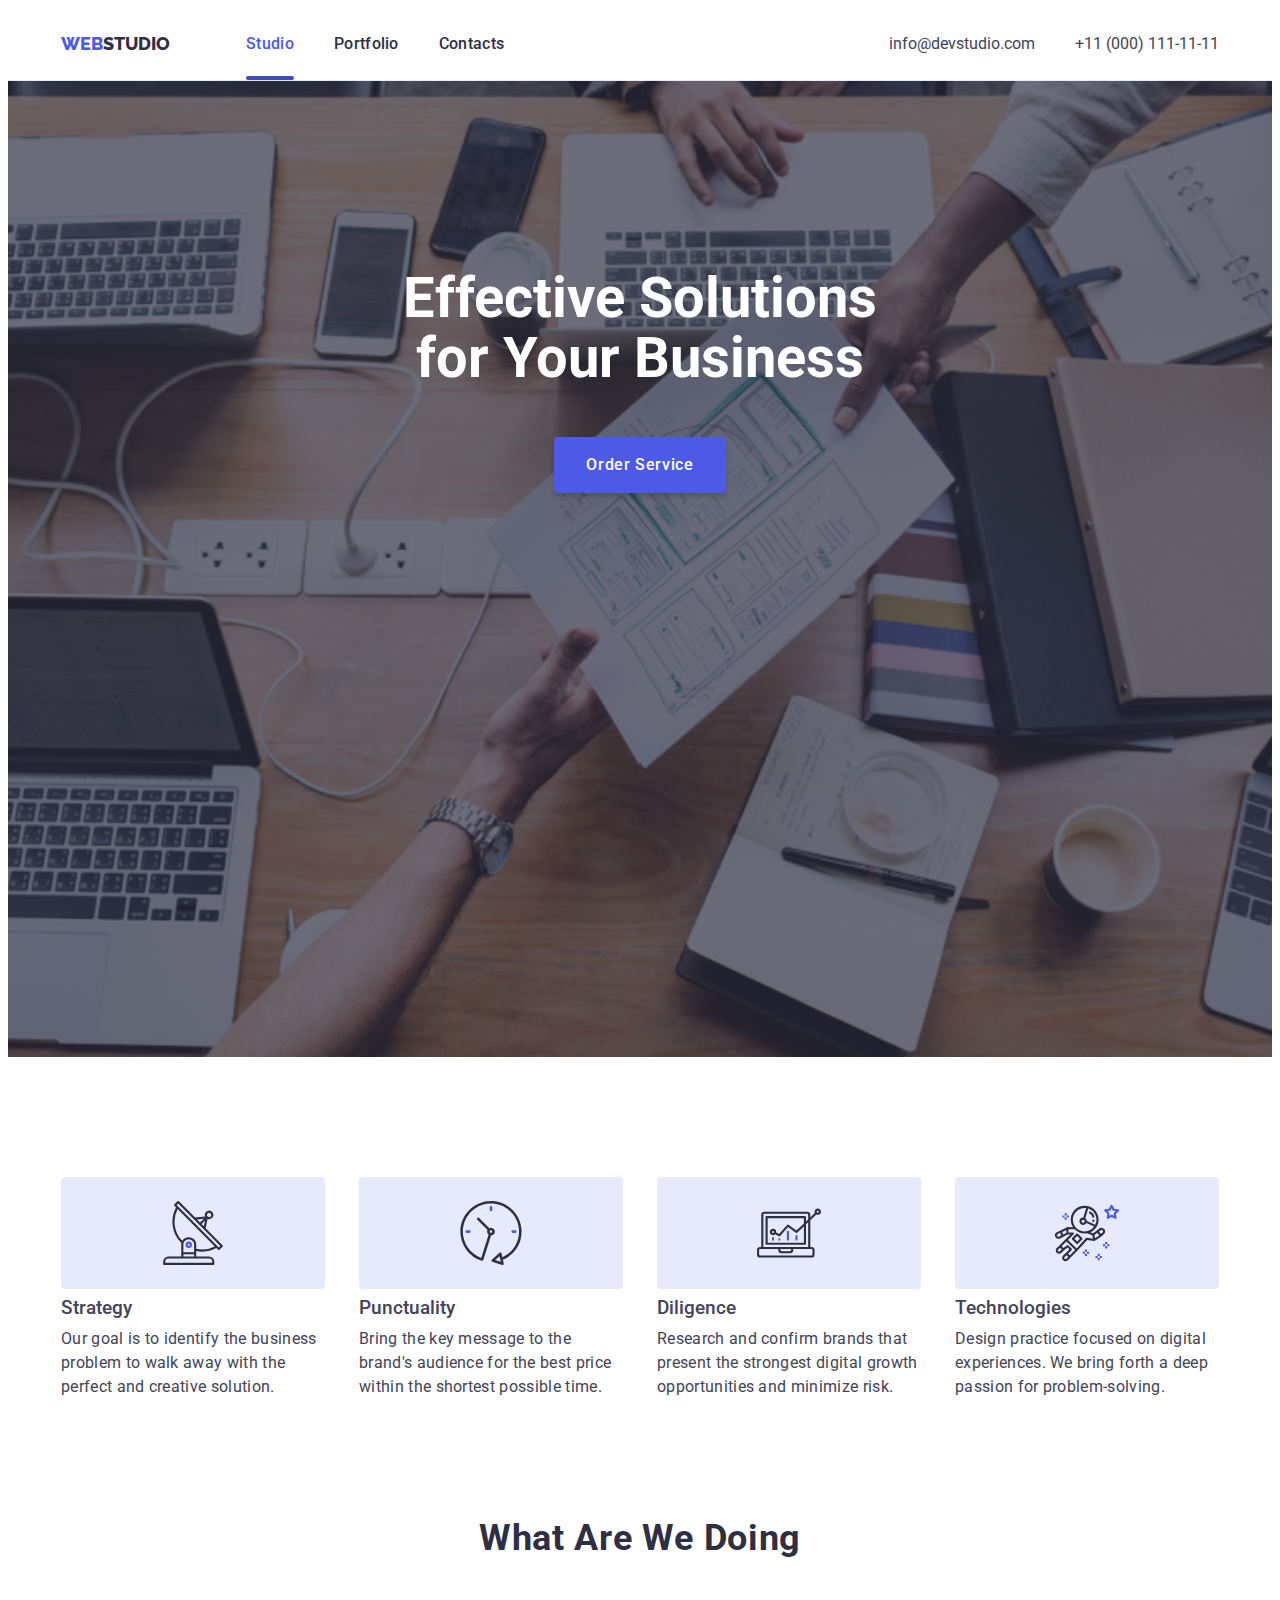
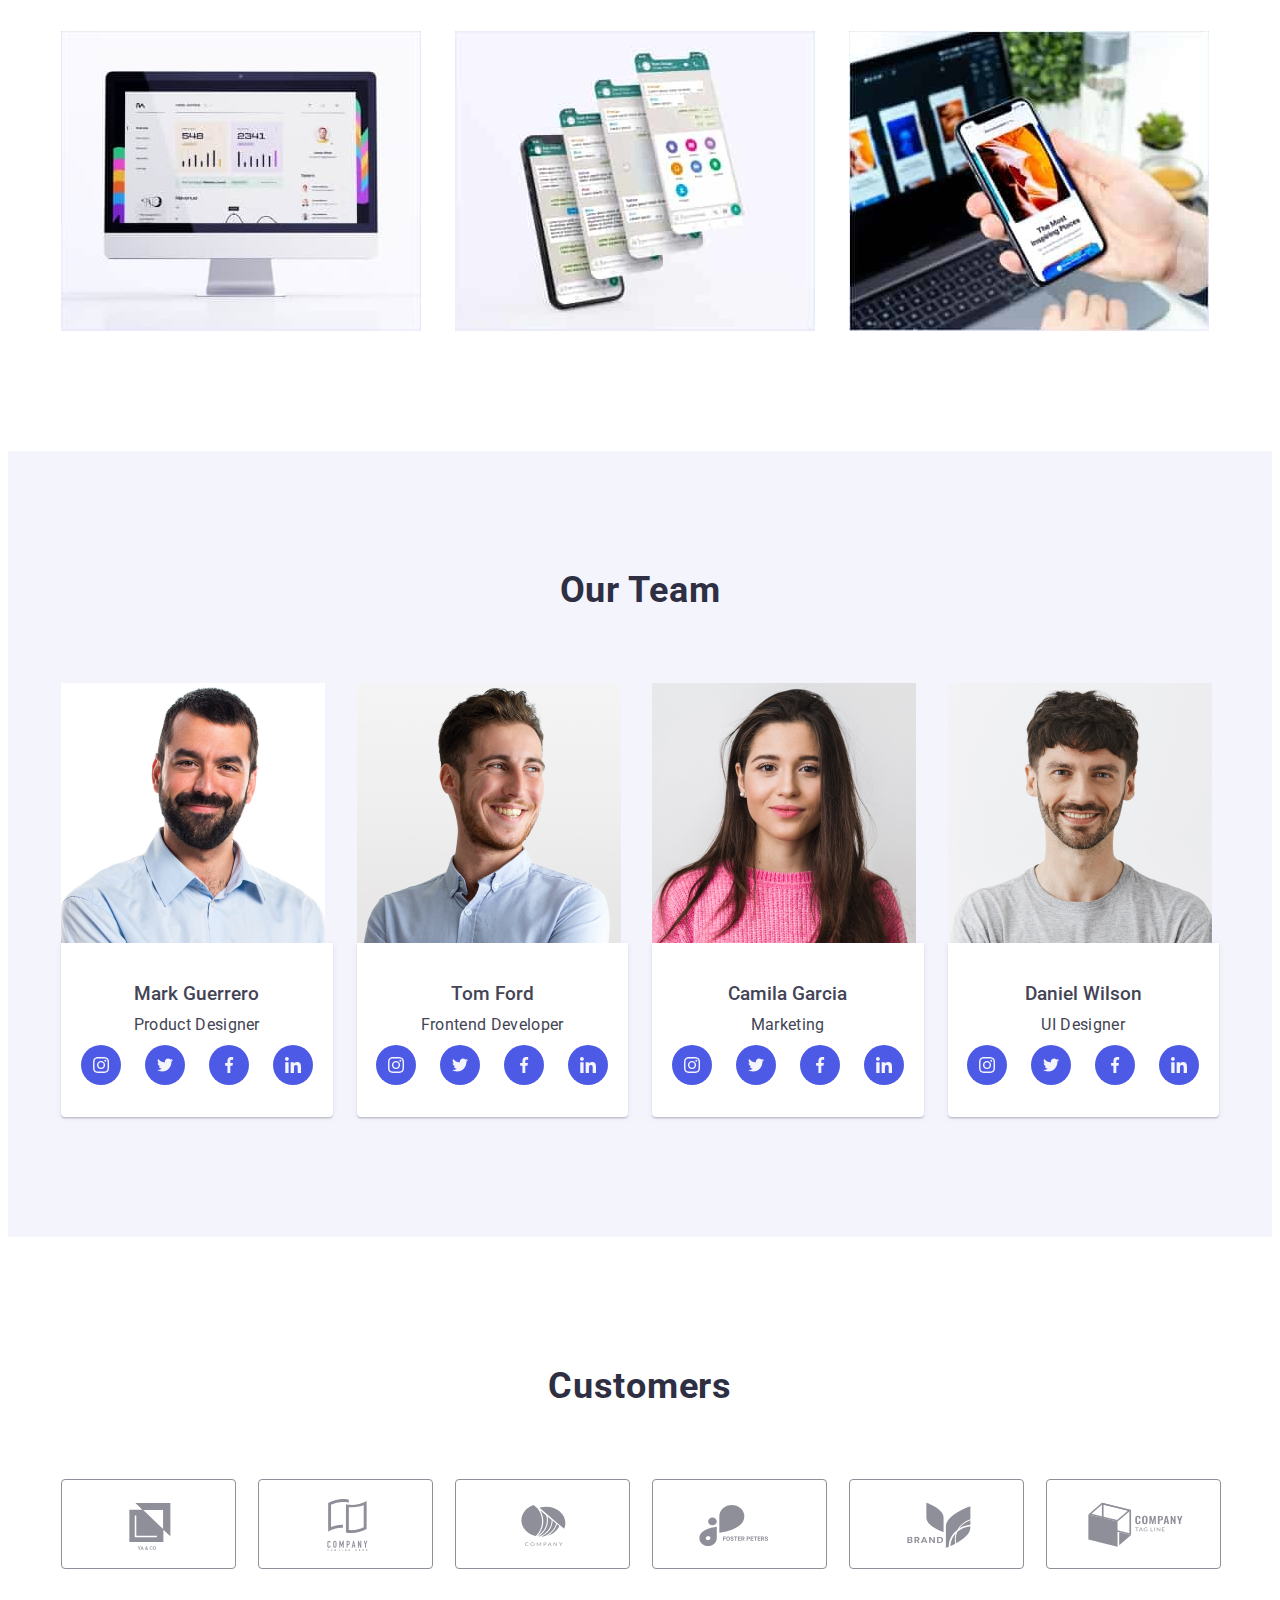
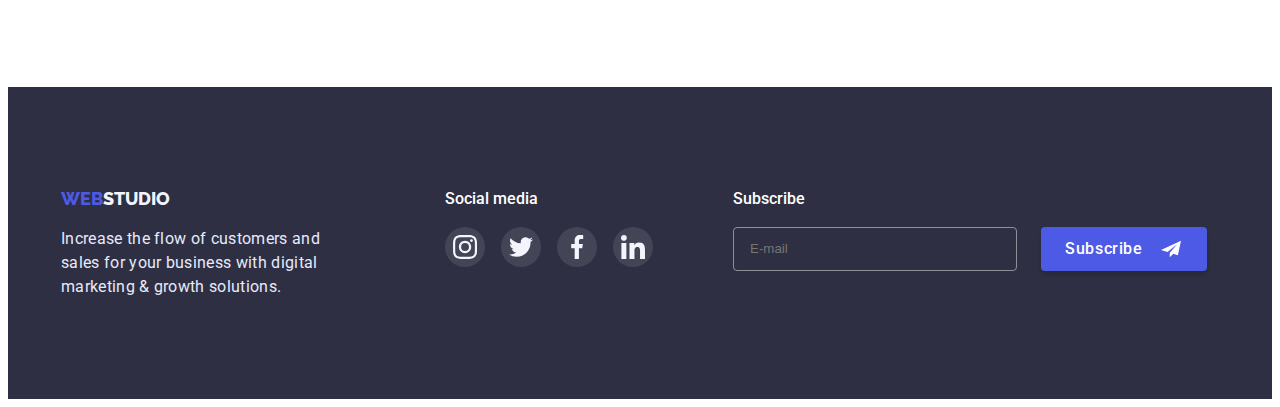
<file: index.html>
<!DOCTYPE html>
<html lang="en">
  <head>
    <meta charset="UTF-8" />
    <meta http-equiv="X-UA-Compatible" content="IE=edge" />
    <meta name="viewport" content="width=device-width, initial-scale=1.0" />
    <title>WebStudio</title>
    <link rel="preconnect" href="https://fonts.googleapis.com" />
    <link rel="preconnect" href="https://fonts.gstatic.com" crossorigin />
    <link
      href="https://fonts.googleapis.com/css2?family=Raleway:wght@800&family=Roboto:wght@400;500;700&display=swap"
      rel="stylesheet"
    />
    <link
      href="https://cdnjs.cloudflare.com/ajax/libs/modern-normalize/1.1.0/modern-normalize.min.css"
      rel="stylesheet"
      integrity="sha512-wpPYUAdjBVSE4KJnH1VR1HeZfpl1ub8YT/NKx4PuQ5NmX2tKuGu6U/JRp5y+Y8XG2tV+wKQpNHVUX03MfMFn9Q"
      crossorigin="anonymous"
      referrerpolicy="no-referrer"
    />
    <link rel="stylesheet" href="./CSS/styles.css" />
  </head>
  <body>
    <header class="header">
      <div class="container header-line">
        <nav class="header-line">
          <!-- ===============================Navigation title -->
          <a class="logo-up logo" href="./index.html"
            ><span class="web">Web</span>Studio</a
          >
          <ul class="list li-one">
            <li>
              <a class="link current link-line-anim" href="./index.html"
                >Studio</a
              >
            </li>
            <li>
              <a class="link link-line-anim" href="./portfolio.html"
                >Portfolio</a
              >
            </li>
            <li><a class="link link-line-anim" href="">Contacts</a></li>
          </ul>
        </nav>
        <!-- ===================================contacts -->
        <address class="adress">
          <ul class="list contacts">
            <li>
              <a class="contact-link" href="mailto:info@devstudio.com"
                >info@devstudio.com</a
              >
            </li>
            <li>
              <a class="contact-link" href="tel:+110001111111"
                >+11 (000) 111-11-11</a
              >
            </li>
          </ul>
        </address>
      </div>
    </header>
    <main>
      <!-- Section 1 -->
      <section class="section-one">
        <div class="container sect-one-container">
          <h1 class="one-title">Effective Solutions for Your Business</h1>

          <button class="button-one btn-title" data-modal-open type="button">
            Order Service
          </button>
        </div>
      </section>

      <!-- Section 2 -->
      <section class="section-two">
        <div class="container">
          <h2 class="hidden">Strategy</h2>
          <ul class="list sect-two-container">
            <li>
              <div class="section-two-item">
                <svg class="section-two-icon" width="64" height="64">
                  <use href="./images/symbol-section2.svg#icon-antenna"></use>
                </svg>
              </div>
              <h3 class="title-h">Strategy</h3>
              <p class="text sect-two-text">
                Our goal is to identify the business problem to walk away with
                the perfect and creative solution.
              </p>
            </li>
            <li>
              <div class="section-two-item">
                <svg class="section-two-icon" width="64" height="64">
                  <use href="./images/symbol-section2.svg#icon-clock"></use>
                </svg>
              </div>
              <h3 class="title-h">Punctuality</h3>
              <p class="text sect-two-text">
                Bring the key message to the brand's audience for the best price
                within the shortest possible time.
              </p>
            </li>
            <li>
              <div class="section-two-item">
                <svg class="section-two-icon" width="64" height="64">
                  <use href="./images/symbol-section2.svg#icon-diagram"></use>
                </svg>
              </div>
              <h3 class="title-h">Diligence</h3>
              <p class="text sect-two-text">
                Research and confirm brands that present the strongest digital
                growth opportunities and minimize risk.
              </p>
            </li>
            <li>
              <div class="section-two-item">
                <svg class="section-two-icon" width="64" height="64">
                  <use href="./images/symbol-section2.svg#icon-astronaut"></use>
                </svg>
              </div>
              <h3 class="title-h">Technologies</h3>
              <p class="text sect-two-text">
                Design practice focused on digital experiences. We bring forth a
                deep passion for problem-solving.
              </p>
            </li>
          </ul>
        </div>
      </section>
      <!-- Section 3 -->
      <section class="section-three">
        <div class="container">
          <h2 class="three-title">What are we doing</h2>
          <ul class="list">
            <li class="section-three-item">
              <img
                src="./images/imgone.jpg"
                alt="monitor"
                width="360"
                height="300"
              />
            </li>
            <li class="section-three-item">
              <img
                src="./images/imgtwo.jpg"
                alt="tabs"
                width="360"
                height="300"
              />
            </li>
            <li class="section-three-item">
              <img
                src="./images/imgthree.jpg"
                alt="phone"
                width="360"
                height="300"
              />
            </li>
          </ul>
        </div>
      </section>
      <!-- Section 4 -->
      <section class="section-four">
        <div class="container">
          <h2 class="four-title">Our Team</h2>
          <ul class="list img-foot">
            <li class="section-four-item">
              <img
                class="img-index-foot"
                src="./images/teamimgone.jpg"
                alt="Mark Guerrero Product designer"
                width="264"
                height="260"
              />
              <div class="cards">
                <h3 class="title-h">Mark Guerrero</h3>
                <p class="text text-section-four">Product Designer</p>
                <ul class="cards-index-soc-list">
                  <li class="cards-soc-item">
                    <a href="" class="cards-soc-link">
                      <svg class="cards-soc-icon" width="16" height="16">
                        <use href="./images/icons.svg#icon-instagram"></use>
                      </svg>
                    </a>
                  </li>
                  <li class="cards-soc-item">
                    <a href="" class="cards-soc-link">
                      <svg class="cards-soc-icon" width="16" height="16">
                        <use href="./images/icons.svg#icon-twitter"></use>
                      </svg>
                    </a>
                  </li>
                  <li class="cards-soc-item">
                    <a href="" class="cards-soc-link">
                      <svg class="cards-soc-icon" width="16" height="16">
                        <use href="./images/icons.svg#icon-facebook"></use>
                      </svg>
                    </a>
                  </li>
                  <li class="cards-soc-item">
                    <a href="" class="cards-soc-link">
                      <svg class="cards-soc-icon" width="16" height="16">
                        <use href="./images/icons.svg#icon-linkedin"></use>
                      </svg>
                    </a>
                  </li>
                </ul>
              </div>
            </li>
            <li class="section-four-item">
              <img
                class="img-index-foot"
                src="./images/teamimgtwo.jpg"
                alt="Tom Ford Frontend Developer"
                width="264"
                height="260"
              />
              <div class="cards">
                <h3 class="title-h">Tom Ford</h3>
                <p class="text text-section-four">Frontend Developer</p>
                <ul class="cards-index-soc-list">
                  <li class="cards-soc-item">
                    <a href="" class="cards-soc-link">
                      <svg class="cards-soc-icon" width="16" height="16">
                        <use href="./images/icons.svg#icon-instagram"></use>
                      </svg>
                    </a>
                  </li>
                  <li class="cards-soc-item">
                    <a href="" class="cards-soc-link">
                      <svg class="cards-soc-icon" width="16" height="16">
                        <use href="./images/icons.svg#icon-twitter"></use>
                      </svg>
                    </a>
                  </li>
                  <li class="cards-soc-item">
                    <a href="" class="cards-soc-link">
                      <svg class="cards-soc-icon" width="16" height="16">
                        <use href="./images/icons.svg#icon-facebook"></use>
                      </svg>
                    </a>
                  </li>
                  <li class="cards-soc-item">
                    <a href="" class="cards-soc-link">
                      <svg class="cards-soc-icon" width="16" height="16">
                        <use href="./images/icons.svg#icon-linkedin"></use>
                      </svg>
                    </a>
                  </li>
                </ul>
              </div>
            </li>
            <li class="section-four-item">
              <img
                class="img-index-foot"
                src="./images/teamimgthree.jpg"
                alt="Camila Garcia Marketing "
                width="264"
                height="260"
              />
              <div class="cards">
                <h3 class="title-h">Camila Garcia</h3>
                <p class="text text-section-four">Marketing</p>
                <ul class="cards-index-soc-list">
                  <li class="cards-soc-item">
                    <a href="" class="cards-soc-link">
                      <svg class="cards-soc-icon" width="16" height="16">
                        <use href="./images/icons.svg#icon-instagram"></use>
                      </svg>
                    </a>
                  </li>
                  <li class="cards-soc-item">
                    <a href="" class="cards-soc-link">
                      <svg class="cards-soc-icon" width="16" height="16">
                        <use href="./images/icons.svg#icon-twitter"></use>
                      </svg>
                    </a>
                  </li>
                  <li class="cards-soc-item">
                    <a href="" class="cards-soc-link">
                      <svg class="cards-soc-icon" width="16" height="16">
                        <use href="./images/icons.svg#icon-facebook"></use>
                      </svg>
                    </a>
                  </li>
                  <li class="cards-soc-item">
                    <a href="" class="cards-soc-link">
                      <svg class="cards-soc-icon" width="16" height="16">
                        <use href="./images/icons.svg#icon-linkedin"></use>
                      </svg>
                    </a>
                  </li>
                </ul>
              </div>
            </li>
            <li class="section-four-item">
              <img
                class="img-index-foot"
                src="./images/teamimgfour.jpg"
                alt="Daniel Wilson UI Design"
                width="264"
                height="260"
              />
              <div class="cards">
                <h3 class="title-h">Daniel Wilson</h3>
                <p class="text text-section-four">UI Designer</p>
                <ul class="cards-index-soc-list">
                  <li class="cards-soc-item">
                    <a href="" class="cards-soc-link">
                      <svg class="cards-soc-icon" width="16" height="16">
                        <use href="./images/icons.svg#icon-instagram"></use>
                      </svg>
                    </a>
                  </li>
                  <li class="cards-soc-item">
                    <a href="" class="cards-soc-link">
                      <svg class="cards-soc-icon" width="16" height="16">
                        <use href="./images/icons.svg#icon-twitter"></use>
                      </svg>
                    </a>
                  </li>
                  <li class="cards-soc-item">
                    <a href="" class="cards-soc-link">
                      <svg class="cards-soc-icon" width="16" height="16">
                        <use href="./images/icons.svg#icon-facebook"></use>
                      </svg>
                    </a>
                  </li>
                  <li class="cards-soc-item">
                    <a href="" class="cards-soc-link">
                      <svg class="cards-soc-icon" width="16" height="16">
                        <use href="./images/icons.svg#icon-linkedin"></use>
                      </svg>
                    </a>
                  </li>
                </ul>
              </div>
            </li>
          </ul>
        </div>
      </section>
      <!-- Section 5 -->
      <section class="section-five">
        <div class="container">
          <h2 class="five-title">Customers</h2>
          <ul class="section-five-list list">
            <li class="section-five-item">
              <a href="" class="five-link link">
                <svg class="five-icon" width="104" height="56">
                  <use href="./images/costumers.svg#icon-Logo-1"></use>
                </svg>
              </a>
            </li>
            <li class="section-five-item">
              <a href="" class="five-link link">
                <svg class="five-icon" width="104" height="56">
                  <use href="./images/costumers.svg#icon-Logo-2"></use>
                </svg>
              </a>
            </li>
            <li class="section-five-item">
              <a href="" class="five-link link">
                <svg class="five-icon" width="104" height="56">
                  <use href="./images/costumers.svg#icon-Logo-3"></use>
                </svg>
              </a>
            </li>
            <li class="section-five-item">
              <a href="" class="five-link link">
                <svg class="five-icon" width="104" height="56">
                  <use href="./images/costumers.svg#icon-Logo-4"></use>
                </svg>
              </a>
            </li>
            <li class="section-five-item">
              <a href="" class="five-link link">
                <svg class="five-icon" width="104" height="56">
                  <use href="./images/costumers.svg#icon-Logo-5"></use>
                </svg>
              </a>
            </li>
            <li class="section-five-item">
              <a href="" class="five-link link">
                <svg class="five-icon" width="104" height="56">
                  <use href="./images/costumers.svg#icon-Logo-6"></use>
                </svg>
              </a>
            </li>
          </ul>
        </div>
      </section>
    </main>
    <!-- Footer -->
    <footer class="footer">
      <div class="container foot-cont">
        <!-- class=footer-all-div -->
        <div>
          <!-- class="container footer-container" -->
          <a class="logo-down logo" href="./index.html"
            ><span class="web">Web</span>Studio</a
          >
          <p class="footer-text">
            Increase the flow of customers and sales for your business with
            digital marketing & growth solutions.
          </p>
        </div>
        <div class="footer-media">
          <p class="footer-text-soc">Social media</p>
          <ul class="footer-index-soc-list">
            <li class="footer-soc-item">
              <a href="" class="footer-soc-link">
                <svg class="footer-soc-icon" width="24" height="24">
                  <use href="./images/icons.svg#icon-instagram"></use>
                </svg>
              </a>
            </li>
            <li class="footer-soc-item">
              <a href="" class="footer-soc-link">
                <svg class="footer-soc-icon" width="24" height="24">
                  <use href="./images/icons.svg#icon-twitter"></use>
                </svg>
              </a>
            </li>
            <li class="footer-soc-item">
              <a href="" class="footer-soc-link">
                <svg class="footer-soc-icon" width="24" height="24">
                  <use href="./images/icons.svg#icon-facebook"></use>
                </svg>
              </a>
            </li>
            <li class="footer-soc-item">
              <a href="" class="footer-soc-link">
                <svg class="footer-soc-icon" width="24" height="24">
                  <use href="./images/icons.svg#icon-linkedin"></use>
                </svg>
              </a>
            </li>
          </ul>
        </div>
        <div class="Subscribe">
          <p class="footer-text-soc sub-text">Subscribe</p>
          <form class="modal-form">
            <div class="input-btn-sub">
              <input
                type="text"
                name="user-email"
                class="Subscribe-input"
                placeholder="E-mail"
              />
              <button class="button-subscribe" type="submit">
                Subscribe
                <svg class="btn-sub" width="24" height="20">
                  <use href="./images/icons.svg#icon-Subscribe"></use>
                </svg>
              </button>
            </div>
          </form>
        </div>
      </div>
    </footer>
    <!---------------backdrop-modal -------------->
    <div class="backdrop is-hidden" data-modal>
      <div class="modal">
        <button type="button" data-modal-close class="modal-btn">
          <svg class="modal-icon-close" width="8" height="8">
            <use href="./images/close.svg#icon-close"></use>
          </svg>
        </button>
        <p class="modal-title">Leave your contacts and we will call you back</p>
        <form class="modal-form-backdrop">
          <label class="label-input">
            <span class="modal-span-title">Name</span>
            <span class="input-wrap">
              <input type="text" name="user-name" class="modal-input" />
              <svg class="modal-icon" width="18" height="24">
                <use href="./images/icons.svg#icon-person"></use>
              </svg>
            </span>
          </label>
          <label class="label-input">
            <span class="modal-span-title">Phone</span>
            <span class="input-wrap">
              <input type="text" name="user-phone" class="modal-input" />
              <svg class="modal-icon" width="18" height="24">
                <use href="./images/icons.svg#icon-phone"></use>
              </svg>
            </span>
          </label>
          <label class="label-input">
            <span class="modal-span-title">Email</span>
            <span class="input-wrap">
              <input type="text" name="user-email" class="modal-input" />
              <svg class="modal-icon" width="18" height="24">
                <use href="./images/icons.svg#icon-email"></use>
              </svg>
            </span>
          </label>
          <label class="label-input-area">
            <span class="modal-span-title">Comment</span>
            <textarea
              name="input-text"
              id="input-text"
              class="modal-textarea"
              placeholder="Text input"
            ></textarea>
          </label>
          <div class="input-policy">
            <input
              id="policy"
              name="policy"
              type="checkbox"
              value="accept"
              class="input-check hidden"
            />
            <label for="policy" class="policy-label"
              >I accept the terms and conditions of the
              <a class="privacy-policy" href="#"> Privacy Policy</a></label
            >
          </div>

          <button class="button-policy" type="submit">Send</button>
        </form>
      </div>
    </div>
    <script src="./js/modal.js"></script>
  </body>
</html>
</file>
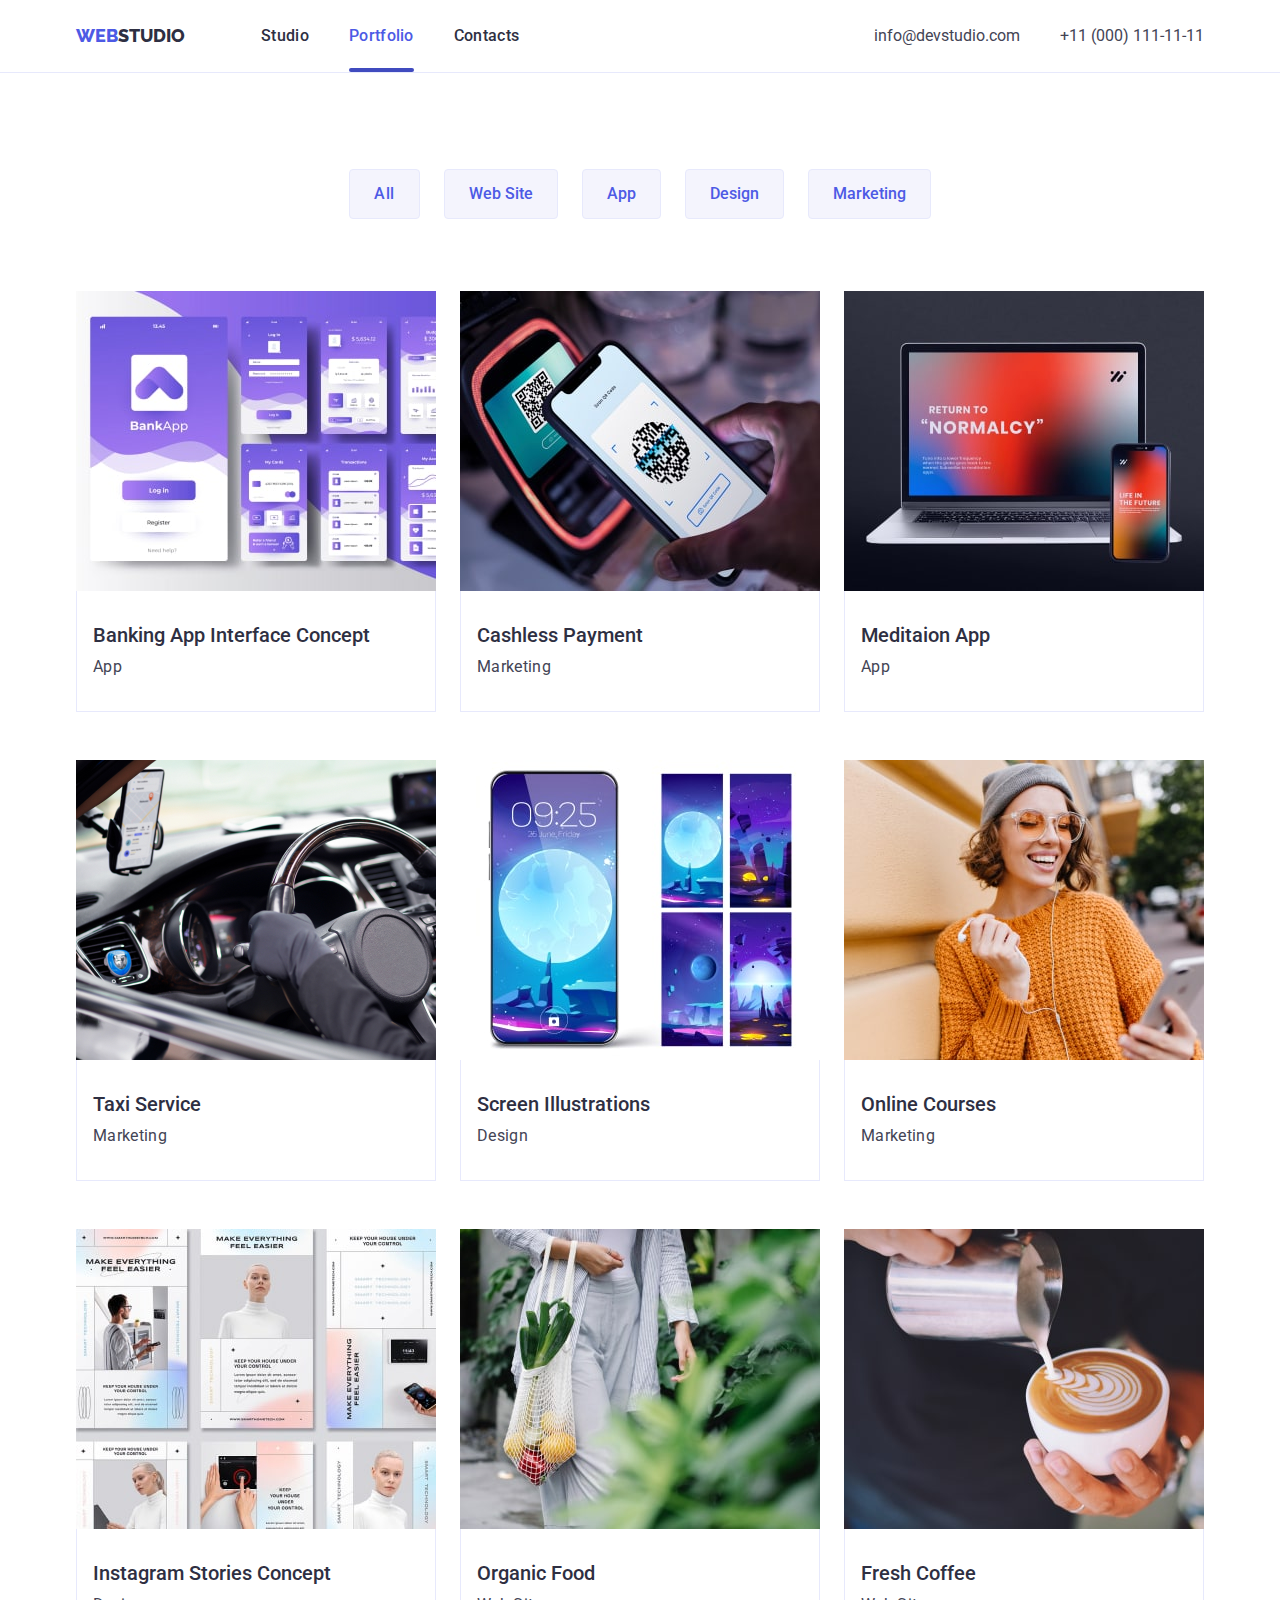
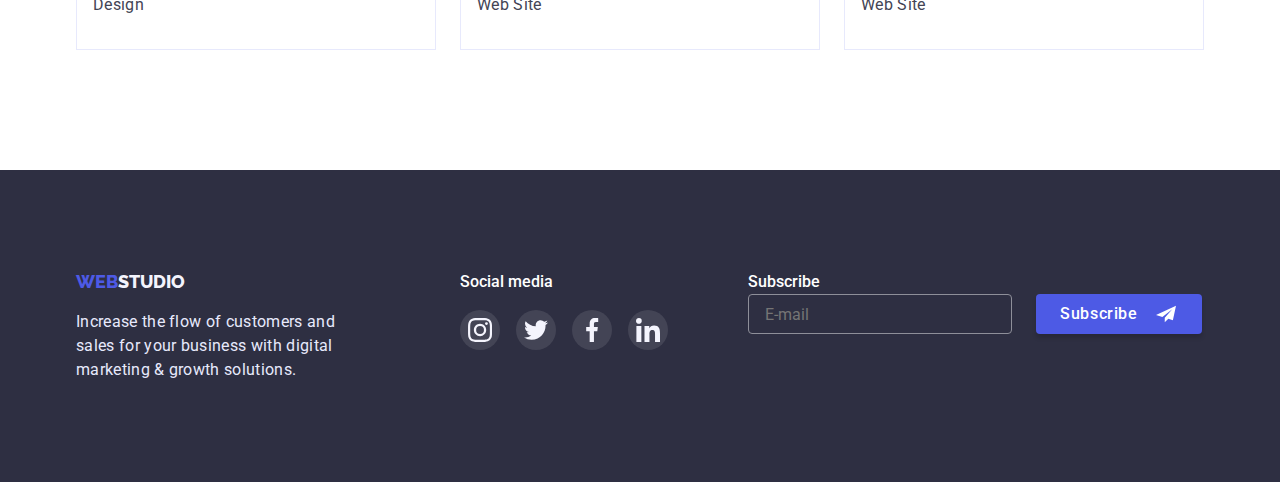
<file: portfolio.html>
<!DOCTYPE html>
<html lang="en">
  <head>
    <meta charset="UTF-8" />
    <meta http-equiv="X-UA-Compatible" content="IE=edge" />
    <meta name="viewport" content="width=device-width, initial-scale=1.0" />
    <title>WebStudio</title>
    <link rel="preconnect" href="https://fonts.googleapis.com" />
    <link rel="preconnect" href="https://fonts.gstatic.com" crossorigin />
    <link
      href="https://fonts.googleapis.com/css2?family=Raleway:wght@800&family=Roboto:wght@400;500;700&display=swap"
      rel="stylesheet"
    />
    <link
    href="https://cdnjs.cloudflare.com/ajax/libs/modern-normalize/1.1.0/modern-normalize.min.css"
    rel="stylesheet"
    integrity=“sha512-wpPYUAdjBVSE4KJnH1VR1HeZfpl1ub8YT/NKx4PuQ5NmX2tKuGu6U/JRp5y+Y8XG2tV+wKQpNHVUX03MfMFn9Q==”
    crossorigin=“anonymous” referrerpolicy=“no-referrer” />
    <link rel="stylesheet" href="./CSS/styles.css" />
  </head>
  <body>
    <header class="header">
      <div class="container header-line">
        <nav class="header-line">
          <!-- ===============================Navigation title -->
          <a class="logo-up logo" href="./index.html"
            ><span class="web">Web</span>Studio</a
          >
          <ul class="list li-one">
            <li>
              <a class="link link-line-anim" href="./index.html">Studio</a>
            </li>
            <li>
              <a class="link current link-line-anim" href="./portfolio.html"
                >Portfolio</a
              >
            </li>
            <li><a class="link link-line-anim" href="">Contacts</a></li>
          </ul>
        </nav>
        <!-- ===================================contacts -->
        <address class="adress">
          <ul class="list contacts">
            <li>
              <a class="contact-link" href="mailto:info@devstudio.com"
                >info@devstudio.com</a
              >
            </li>
            <li>
              <a class="contact-link" href="tel:+110001111111"
                >+11 (000) 111-11-11</a
              >
            </li>
          </ul>
        </address>
      </div>
    </header>
    <!-- =========Section Buttons and Foto -->
    <main>
      <section class="section-buttons-foto">
        <h1 class="hidden">Buttons and Foto</h1>
        <div class="container">
          <ul class="list-btn">
            <li class="list-btn-li">
              <button class="button current" type="button">All</button>
            </li>
            <li class="list-btn-li">
              <button class="button" type="button">
                <span class="sim-text">Web Site</span>
              </button>
            </li>
            <li class="list-btn-li">
              <button class="button" type="button">
                <span class="sim-text">App</span>
              </button>
            </li>
            <li class="list-btn-li">
              <button class="button" type="button">
                <span class="sim-text">Design</span>
              </button>
            </li>
            <li class="list-btn-li">
              <button class="button" type="button">
                <span class="sim-text">Marketing</span>
              </button>
            </li>
          </ul>
          <ul class="list portfolio-list">
            <li class="products-item">
              <a href="" class="portfolio-img"
                ><div class="portfolio-img-wrap">
                  <img
                    class="img-portf"
                    src="./images/Banking.jpg"
                    alt="app design"
                    width="360"
                    height="300;"
                  />
                  <p class="portfolio-img-text">
                    14 Stylish and User-Friendly App Design Concepts · Task
                    Manager App · Calorie Tracker App · Exotic Fruit Ecommerce
                    App · Cloud Storage App
                  </p>
                </div>
                <div class="products-list">
                  <h2 class="title h h-product">
                    Banking App Interface Concept
                  </h2>
                  <p class="text text-product">App</p>
                </div>
              </a>
            </li>
            <li class="products-item">
              <a href="" class="portfolio-img"
                ><div class="portfolio-img-wrap">
                  <img
                    class="img-portf"
                    src="./images/Cashlees.jpg"
                    alt="phone and QR-kod"
                    width="360"
                    height="300;"
                  />

                  <p class="portfolio-img-text">
                    14 Stylish and User-Friendly App Design Concepts · Task
                    Manager App · Calorie Tracker App · Exotic Fruit Ecommerce
                    App · Cloud Storage App
                  </p>
                </div>
                <div class="products-list">
                  <h2 class="title h h-product">Cashless Payment</h2>
                  <p class="text text-product">Marketing</p>
                </div>
              </a>
            </li>
            <li class="products-item">
              <a href="" class="portfolio-img"
                ><div class="portfolio-img-wrap">
                  <img
                    class="img-portf"
                    src="./images/Meditaion.jpg"
                    alt="Laptop and phone"
                    width="360"
                    height="300;"
                  />

                  <p class="portfolio-img-text">
                    14 Stylish and User-Friendly App Design Concepts · Task
                    Manager App · Calorie Tracker App · Exotic Fruit Ecommerce
                    App · Cloud Storage App
                  </p>
                </div>
                <div class="products-list">
                  <h2 class="title h h-product">Meditaion App</h2>
                  <p class="text text-product">App</p>
                </div>
              </a>
            </li>
            <li class="products-item">
              <a href="" class="portfolio-img"
                ><div class="portfolio-img-wrap">
                  <img
                    class="img-portf"
                    src="./images/Taxi.jpg"
                    alt="car"
                    width="360"
                    height="300;"
                  />

                  <p class="portfolio-img-text">
                    14 Stylish and User-Friendly App Design Concepts · Task
                    Manager App · Calorie Tracker App · Exotic Fruit Ecommerce
                    App · Cloud Storage App
                  </p>
                </div>
                <div class="products-list">
                  <h2 class="title h h-product">Taxi Service</h2>
                  <p class="text text-product">Marketing</p>
                </div>
              </a>
            </li>
            <li class="products-item">
              <a href="" class="portfolio-img"
                ><div class="portfolio-img-wrap">
                  <img
                    class="img-portf"
                    src="./images/Screen.jpg"
                    alt="Screen Illustrations"
                    width="360"
                    height="300;"
                  />

                  <p class="portfolio-img-text">
                    14 Stylish and User-Friendly App Design Concepts · Task
                    Manager App · Calorie Tracker App · Exotic Fruit Ecommerce
                    App · Cloud Storage App
                  </p>
                </div>
                <div class="products-list">
                  <h2 class="title h h-product">Screen Illustrations</h2>
                  <p class="text text-product">Design</p>
                </div>
              </a>
            </li>
            <li class="products-item">
              <a href="" class="portfolio-img"
                ><div class="portfolio-img-wrap">
                  <img
                    class="img-portf"
                    src="./images/Online.jpg"
                    alt="women"
                    width="360"
                    height="300;"
                  />

                  <p class="portfolio-img-text">
                    14 Stylish and User-Friendly App Design Concepts · Task
                    Manager App · Calorie Tracker App · Exotic Fruit Ecommerce
                    App · Cloud Storage App
                  </p>
                </div>
                <div class="products-list">
                  <h2 class="title h h-product">Online Courses</h2>
                  <p class="text text-product">Marketing</p>
                </div>
              </a>
            </li>
            <li class="products-item">
              <a href="" class="portfolio-img"
                ><div class="portfolio-img-wrap">
                  <img
                    class="img-portf"
                    src="./images/Instagram.jpg"
                    alt="Stories Concept"
                    width="360"
                    height="300;"
                  />

                  <p class="portfolio-img-text">
                    14 Stylish and User-Friendly App Design Concepts · Task
                    Manager App · Calorie Tracker App · Exotic Fruit Ecommerce
                    App · Cloud Storage App
                  </p>
                </div>
                <div class="products-list">
                  <h2 class="title h h-product">Instagram Stories Concept</h2>
                  <p class="text text-product">Design</p>
                </div>
              </a>
            </li>
            <li class="products-item">
              <a href="" class="portfolio-img"
                ><div class="portfolio-img-wrap">
                  <img
                    class="img-portf"
                    src="./images/Organic.jpg"
                    alt="Organic Food"
                    width="360"
                    height="300;"
                  />

                  <p class="portfolio-img-text">
                    14 Stylish and User-Friendly App Design Concepts · Task
                    Manager App · Calorie Tracker App · Exotic Fruit Ecommerce
                    App · Cloud Storage App
                  </p>
                </div>
                <div class="products-list">
                  <h2 class="title h h-product">Organic Food</h2>
                  <p class="text text-product">Web Site</p>
                </div>
              </a>
            </li>
            <li class="products-item">
              <a href="" class="portfolio-img"
                ><div class="portfolio-img-wrap">
                  <img
                    class="img-portf"
                    src="./images/Fresh.jpg"
                    alt="Coffee"
                    width="360"
                    height="300;"
                  />

                  <p class="portfolio-img-text">
                    14 Stylish and User-Friendly App Design Concepts · Task
                    Manager App · Calorie Tracker App · Exotic Fruit Ecommerce
                    App · Cloud Storage App
                  </p>
                </div>
                <div class="products-list">
                  <h2 class="title h h-product">Fresh Coffee</h2>
                  <p class="text text-product">Web Site</p>
                </div>
              </a>
            </li>
          </ul>
        </div>
      </section>
    </main>
    <!-- Footer -->
    <footer class="footer">
      <div class="container foot-cont">
        <!-- class=footer-all-div -->
        <div>
          <!-- class="container footer-container" -->
          <a class="logo-down logo" href="./index.html"
            ><span class="web">Web</span>Studio</a
          >
          <p class="footer-text">
            Increase the flow of customers and sales for your business with
            digital marketing & growth solutions.
          </p>
        </div>
        <div class="footer-media">
          <p class="footer-text-soc">Social media</p>
          <ul class="footer-index-soc-list">
            <li class="footer-soc-item">
              <a href="" class="footer-soc-link">
                <svg class="footer-soc-icon" width="24" height="24">
                  <use href="./images/icons.svg#icon-instagram"></use>
                </svg>
              </a>
            </li>
            <li class="footer-soc-item">
              <a href="" class="footer-soc-link">
                <svg class="footer-soc-icon" width="24" height="24">
                  <use href="./images/icons.svg#icon-twitter"></use>
                </svg>
              </a>
            </li>
            <li class="footer-soc-item">
              <a href="" class="footer-soc-link">
                <svg class="footer-soc-icon" width="24" height="24">
                  <use href="./images/icons.svg#icon-facebook"></use>
                </svg>
              </a>
            </li>
            <li class="footer-soc-item">
              <a href="" class="footer-soc-link">
                <svg class="footer-soc-icon" width="24" height="24">
                  <use href="./images/icons.svg#icon-linkedin"></use>
                </svg>
              </a>
            </li>
          </ul>
        </div>
        <div class="Subscribe">
          <p class="footer-text-soc sub-text">Subscribe</p>
          <div class="input-btn-sub">
            <input
              type="text"
              name="user-email"
              class="Subscribe-input"
              placeholder="E-mail"
            />
            <button class="button-subscribe" type="submit">
              Subscribe
              <svg class="btn-sub" width="24" height="20">
                <use href="./images/icons.svg#icon-Subscribe"></use>
              </svg>
            </button>
          </div>
        </div>
      </div>
    </footer>
  </body>
</html>
</file>
<file: CSS/styles.css>
/* Основні кольори */
:root {
  --h-title: #2e2f42;
  --text: #434455;
  --web-and-btn: #4d5ae5;
  --white: #ffffff;
  --milk-white: #f4f4fd;
  --cinderella: #e7e9fc;
  --ocean: #404bbf;
  --cloud: #e7e9fc;
  --grey: #2e2f42;
  --green: #31d0aa;
  --light-grey: #8e8f99;
  --sim-white: #fcfcfc;
  --text-privacy: #757575;
}

/* Шрифт s logo*/
.logo {
  font-family: "Raleway", sans-serif;
  text-decoration: none;
  text-transform: uppercase;
}
body {
  font-family: "Roboto", sans-serif;
  color: var(--text);
  background-color: var(--white);
  font-size: 16px;
}
.logo-up {
  font-weight: 800;
  font-size: 18px;
  line-height: 1.33;
  color: var(--h-title);
  padding-top: 24px;
  padding-bottom: 24px;
}
.logo-down {
  font-weight: 800;
  font-size: 18px;
  line-height: 1.33;
  color: var(--milk-white);
}
.web {
  color: var(--web-and-btn);
}
.header {
  border-bottom-width: 1px;
  border-bottom-style: solid;
  border-bottom-color: var(--cinderella);
}
.header-line {
  display: flex;
  align-items: center;
  min-height: 72px;
  justify-content: space-between;
}
.list {
  list-style: none;
  text-decoration: none;
  display: flex;
  gap: 24px;
}

p,
h1,
h2,
h3,
h4,
h5,
h6 {
  margin: 0;
}
ul {
  margin: 0;
  padding-left: 0;
}
/* ============header */
.container {
  width: 1158px;
  padding-left: 15px;
  padding-right: 15px;
  margin: 0 auto;
}
.link {
  font-weight: 500;
  font-size: 16px;
  line-height: 1.5;
  letter-spacing: 0.02em;
  color: var(--h-title);
  transition: color 250ms cubic-bezier(0.4, 0, 0.2, 1);
}
.link:hover {
  color: var(--web-and-btn);
}
.link:focus {
  color: var(--web-and-btn);
}
.link.current {
  color: var(--web-and-btn);
  transition: color 250ms cubic-bezier(0.4, 0, 0.2, 1);
}
.link.current:hover {
  color: var(--web-and-btn);
}
.link.current:focus {
  color: var(--web-and-btn);
}
.li-one {
  margin-left: 76px;
  gap: 40px;
}
.link-line-anim {
  position: relative;
  padding-top: 24px;
  padding-bottom: 24px;
}
.link-line-anim.current::after {
  content: "";
  display: block;
  width: 100%;
  height: 4px;
  background-color: var(--ocean);
  border-radius: 2px;
  position: absolute;
  bottom: -3px;
}

/* contacts */
.contacts {
  gap: 40px;
  font-style: normal;
  font-style: 16px;
  line-height: 1.5;
  display: flex;
}
.contact-link {
  color: var(--text);
  font-size: 16px;
  line-height: 1.5;
  align-items: center;
  transition: color 250ms cubic-bezier(0.4, 0, 0.2, 1);
}
.contact-link:hover {
  color: var(--web-and-btn);
}
.contact-link:focus {
  color: var(--web-and-btn);
}
.link,
.contact-link {
  text-decoration: none;
}
.adress {
  font-style: normal;
  margin-left: auto;
}
/* ========================section-one */
.section-one {
  margin: 0 auto;
  min-height: 600px;
  max-width: 1440px;
  background-color: var(--h-title);
  padding-bottom: 188px;
  padding-top: 188px;
  background-image: linear-gradient(
      rgba(46, 47, 66, 0.7),
      rgba(46, 47, 66, 0.7)
    ),
    url(../images/people-office\ 1.jpg);
  background-repeat: no-repeat;
  background-position: center;
  background-size: cover;
}
.one-title {
  font-weight: 700;
  font-size: 56px;
  line-height: 1.07;
  color: var(--white);
  width: 494px;
  text-align: center;
}
.sect-one-container {
  display: flex;
  flex-wrap: wrap;
  flex-direction: column;
  row-gap: 48px;
  align-items: center;
  column-gap: 48px;
}
.button-one {
  cursor: pointer;
  font-weight: 500;
  font-size: 16px;
  line-height: 1.5;
  font-family: inherit;
  letter-spacing: 0.04em;
  color: var(--white);
  background-color: var(--web-and-btn);
  border-radius: 4px;
  box-shadow: 0px 4px 4px rgba(0, 0, 0, 0.15);
  padding: 16px 32px;
  text-align: center;
  border: none;
  min-width: 169px;
  min-height: 56px;
  transition: background-color, color 250ms cubic-bezier(0.4, 0, 0.2, 1);
}

.button-one:hover {
  background-color: var(--ocean);
  color: var(--white);
}

.button-one:focus {
  background-color: var(--ocean);
  color: var(--white);
}
/* ============================================section-two */
.section-two {
  padding-top: 120px;
  padding-bottom: 120px;
}
.sect-two-container {
  display: flex;
  justify-content: space-between;
}
.hidden {
  position: absolute;
  width: 1px;
  height: 1px;
  margin: -1px;
  border: 0;
  padding: 0;

  white-space: nowrap;
  clip-path: inset(100%);
  clip: rect(0 0 0 0);
  overflow: hidden;
}
.section-two-item {
  background-image: linear-gradient(var(--cloud), var(--cloud));
  width: 264px;
  height: 112px;
  background-position: center;
  display: flex;
  justify-content: center;
  align-content: center;
  flex-wrap: wrap;
  border-radius: 4px;
}
.section-two-icon {
  display: flex;
  justify-content: center;
  align-content: center;
}
.title {
  font-weight: 500;
  font-size: 20px;
  line-height: 1.2;
  color: var(--h-title);
}
.title-h {
  margin-bottom: 8px;
  margin-top: 8px;
  line-height: 1.2;
  font-style: 20px;
  font-weight: 500;
}
.h {
  margin-bottom: 8px;
}
.sect-two-text {
  width: 264px;
}
.text {
  font-size: 16px;
  line-height: 1.5;
  letter-spacing: 0.02em;
  color: var(--text);
}

/* =============================================section-three */
img {
  display: block;
}
.section-three {
  padding-bottom: 120px;
}
.section-three-item {
  width: calc((100% - 48px) / 3);
}
.three-title,
.four-title,
.five-title {
  font-weight: 700;
  font-size: 36px;
  line-height: 1.1;
  text-align: center;
  letter-spacing: 0.02em;
  text-transform: capitalize;
  color: var(--h-title);
  margin-bottom: 72px;
}
/* =============================================section-four */
.section-four {
  background: var(--milk-white);
  padding-top: 120px;
  padding-bottom: 120px;
}
.img-index-foot {
}
.img-foot {
  display: flex;
  gap: 24px;
}
.section-four-item {
  width: calc((100% - 72px) / 4);
}
.cards {
  text-align: center;
  padding: 32px 16px;
  background-color: var(--white);
  box-shadow: 0px 1px 6px rgba(46, 47, 66, 0.08),
    0px 1px 1px rgba(46, 47, 66, 0.16), 0px 2px 1px rgba(46, 47, 66, 0.08);
  border-radius: 0px 0px 4px 4px;
}
.text-section-four {
  margin-bottom: 8px;
}
/* -----------------------SOC-Icon */
.cards-index-soc-list {
  display: flex;
  justify-content: center;
  gap: 24px;
}
.cards-soc-item {
  width: 40px;
  height: 40px;
  list-style: none;
  text-decoration: none;
}
.cards-soc-link {
  width: 100%;
  height: 100%;
  border-radius: 50%;
  display: flex;
  justify-content: center;
  align-items: center;
  background-color: var(--web-and-btn);
  transition: background-color 250ms cubic-bezier(0.4, 0, 0.2, 1);
}
.cards-soc-icon {
  fill: var(--milk-white);
}
.cards-soc-link:is(:hover, :focus) {
  background-color: var(--ocean);
}
.five-costumers-link {
}
/* =========================================section five======== */
.five-title {
}
.section-five {
  padding-top: 130px;
  padding-bottom: 120px;
}
.section-five-list {
  display: flex;
  gap: 24px;
}
.section-five-item {
  width: calc((100% - 1px) / 6);
  height: 88px;
}
.five-link {
  width: 100%;
  height: 100%;
  border: 1px solid var(--light-grey);
  border-radius: 4px;
  display: flex;
  justify-content: center;
  align-items: center;
  color: var(--light-grey);
  transition: border-color, color 250ms cubic-bezier(0.4, 0, 0.2, 1);
}
.five-link:is(:hover, :focus) {
  border-color: var(--ocean);
  color: var(--ocean);
}
.five-icon {
  fill: currentColor;
}

/* ============================================Footer */
.footer-all-div {
  display: flex;
}
.footer {
  background-color: var(--h-title);
  padding-top: 100px;
  padding-bottom: 100px;
}
.foot-cont {
  display: flex;
}
.footer-text {
  color: var(--cinderella);
  width: 264px;
  letter-spacing: 0.02em;
  line-height: 24px;
  margin-top: 16px;
  font-size: 16px;
}
.footer-container {
  width: 294px;
}
.footer-index-soc-list {
  margin-top: 16px;
  display: flex;
  justify-content: center;
  gap: 16px;
}
.footer-soc-item {
  width: 40px;
  height: 40px;
  list-style: none;
  text-decoration: none;
}
.footer-soc-link {
  width: 100%;
  height: 100%;
  border-radius: 50%;
  display: flex;
  justify-content: center;
  align-items: center;
  background-color: rgba(255, 255, 255, 0.1);
  transition: background-color 250ms cubic-bezier(0.4, 0, 0.2, 1);
}
.footer-soc-link:is(:hover, :focus) {
  background-color: var(--green);
}
.footer-soc-icon {
  fill: var(--white);
}
.footer-text-soc {
  color: var(--white);
  font-weight: 500;
  font-size: 16px;
  line-height: calc(24 / 16);
}
.footer-media {
  margin-left: 120px;
}
.Subscribe {
  margin-left: 80px;
}
.Subscribe-input {
  min-width: 264px;
  height: 40px;
  outline: transparent;
  border: 1px solid var(--light-grey);
  border-radius: 4px;
  background-color: transparent;
  padding-left: 16px;
  color: var(--white);
  transition: border-color 250ms cubic-bezier(0.4, 0, 0.2, 1);
}
.Subscribe-input:focus {
  border-color: var(--web-and-btn);
}
.Subscribe-input:focus {
  fill: var(--web-and-btn);
}
.input-btn-sub {
  display: flex;
}
.sub-text {
}
.button-subscribe {
  cursor: pointer;
  font-weight: 500;
  font-size: 16px;
  line-height: 1.5;
  font-family: inherit;
  letter-spacing: 0.04em;
  color: var(--white);
  background-color: var(--web-and-btn);
  border-radius: 4px;
  box-shadow: 0px 4px 4px rgba(0, 0, 0, 0.15);
  padding: 8px 24px;
  text-align: center;
  border: none;
  min-width: 165px;
  min-height: 40px;
  margin-left: 24px;
  display: flex;
  align-items: center;
  transition: background-color, color 250ms cubic-bezier(0.4, 0, 0.2, 1);
}

.button-subscribe:hover {
  background-color: var(--ocean);
  color: var(--white);
}

.button-subscribe:focus {
  background-color: var(--ocean);
  color: var(--white);
}
.btn-sub {
  color: var(--white);
  margin-left: 16px;
}
.modal-form {
  margin-top: 16px;
}

/* ==========================Portfolio======================= */

.section-buttons-foto {
  padding-bottom: 120px;
  padding-top: 96px;
}
.list-btn {
  display: flex;
  text-decoration: none;
  list-style-type: none;
  justify-content: center;
  gap: 24px;
  align-items: center;
  margin-bottom: 72px;
}
.button.current {
  color: var(--web-and-btn);
  font-family: inherit;
  font-weight: 500;
  font-size: 16px;
  line-height: 1.5;
  letter-spacing: 0.04em;
  transition: background-color, color,
    box-shadow 250ms cubic-bezier(0.4, 0, 0.2, 1);
}
.button.current:hover {
  background-color: var(--ocean);
  color: var(--white);
  box-shadow: 0px 3px 1px rgba(0, 0, 0, 0.1), 0px 2px 1px rgba(0, 0, 0, 0.08),
    0px 2px 2px rgba(0, 0, 0, 0.12);
  border-color: transparent;
}
.button.current:focus {
  background-color: var(--ocean);
  color: var(--white);
  box-shadow: 0px 3px 1px rgba(0, 0, 0, 0.1), 0px 2px 1px rgba(0, 0, 0, 0.08),
    0px 2px 2px rgba(0, 0, 0, 0.12);
}
.button {
  background-color: var(--milk-white);
  color: var(--web-and-btn);
  border: 1px solid var(--cloud);
  border-radius: 4px;
  font-family: inherit;
  cursor: pointer;
  font-weight: 500;
  font-size: 16px;
  line-height: 1.5;
  padding: 12px 24px;
  transition: background-color, color,
    box-shadow 250ms cubic-bezier(0.4, 0, 0.2, 1);
}
.button:hover {
  background-color: var(--ocean);
  color: var(--white);
  box-shadow: 0px 3px 1px rgba(0, 0, 0, 0.1), 0px 2px 1px rgba(0, 0, 0, 0.08),
    0px 2px 2px rgba(0, 0, 0, 0.12);
  border-color: transparent;
}

.button:focus {
  background-color: var(--ocean);
  color: var(--white);
  box-shadow: 0px 3px 1px rgba(0, 0, 0, 0.1), 0px 2px 1px rgba(0, 0, 0, 0.08),
    0px 2px 2px rgba(0, 0, 0, 0.12);
}
.list {
  text-decoration: none;
  list-style-type: none;
}
.list-btn-li {
}
/* =================================img===================== */
.portfolio-img {
  display: block;
  text-decoration: none;
  list-style-type: none;
  transition: box-shadow 250ms cubic-bezier(0.4, 0, 0.2, 1);
}
.portfolio-img:hover {
  box-shadow: 0px 1px 6px rgba(46, 47, 66, 0.08),
    0px 1px 1px rgba(46, 47, 66, 0.16), 0px 2px 1px rgba(46, 47, 66, 0.08);
}
.portfolio-img:focus {
  box-shadow: 0px 1px 6px rgba(46, 47, 66, 0.08),
    0px 1px 1px rgba(46, 47, 66, 0.16), 0px 2px 1px rgba(46, 47, 66, 0.08);
}

.img-portf {
}
.portfolio-list {
  flex-wrap: wrap;
  display: flex;
  row-gap: 48px;
  column-gap: 24px;
}
.products-item {
  width: calc((100% - 48px) / 3);
  transition: transform 250ms cubic-bezier(0.4, 0, 0.2, 1);
}
.products-item:hover .portfolio-img-text {
  transform: translateY(0);
}
.products-item:focus .portfolio-img-text {
  transform: translateY(0);
}
.products-list {
  border: 1px;
  border-style: solid;
  border-top: none;
  border-color: var(--cinderella);
  padding: 0px 16px;
  padding-bottom: 32px;
  padding-top: 32px;
}
.text-product {
}
.h-product {
}
/* ===========animation img portfolio============= */

.portfolio-img-text {
  color: var(--cloud);
  position: absolute;
  top: 0;
  font-weight: 400;
  line-height: 24px;
  background-color: var(--web-and-btn);
  padding: 40px 32px 164px;
  transform: translateY(100%);
  transition: transform 250ms cubic-bezier(0.4, 0, 0.2, 1);
  overflow: auto;
}
.portfolio-img-wrap {
  position: relative;
  overflow: hidden;
}
/* =======================================Modal===================== */
.backdrop {
  position: fixed;
  top: 0;
  width: 100%;
  height: 100%;
  background-color: rgba(46, 47, 66, 0.4);
  transition: opacity 250ms linear, visibility 250ms linear;
}
.modal {
  position: absolute;
  top: 50%;
  left: 50%;
  transform: translate(-50%, -50%) scale(1);
  width: 408px;
  min-height: 576px;
  background-color: var(--sim-white);
  border-radius: 4px;
  padding: 24px;
  transition: transform 250ms linear;
  animation-timing-function: cubic-bezier(0.4, 0, 0.2, 1);
}
.backdrop.is-hidden .modal {
  transform: translateX(-50%) scale(0);
  animation-timing-function: cubic-bezier(0.4, 0, 0.2, 1);
}
.modal-btn {
  width: 24px;
  height: 24px;
  border: 1px solid rgba(0, 0, 0, 0.1);
  background-color: var(--cinderella);
  border-radius: 50%;
  display: flex;
  align-items: center;
  justify-content: center;
  margin-left: auto;
  margin-bottom: 24px;
  padding: 0;
  cursor: pointer;
  transition: backgraund-color 250ms cubic-bezier(0.4, 0, 0.2, 1);
}
.modal-btn:hover {
  fill: var(--white);
  background-color: var(--ocean);
}
.modal-btn:focus {
  fill: var(--white);
  background-color: var(--ocean);
}
.is-hidden {
  opacity: 0;
  visibility: hidden;
  pointer-events: none;
}
.modal-title {
  font-family: "Roboto";
  font-style: normal;
  font-weight: 500;
  font-size: 16px;
  line-height: 24px;
  text-align: center;
  letter-spacing: 0.02em;
  color: var(--h-title);
  margin-bottom: 16px;
}
.modal-form {
}
.modal-input {
  width: 360px;
  height: 40px;
  outline: transparent;
  border: 1px solid var(--light-grey);
  border-radius: 4px;
  background-color: transparent;
  padding: 0 5px 0 38px;
  transition: border-color 250ms cubic-bezier(0.4, 0, 0.2, 1);
}
.modal-input:focus {
  border-color: var(--web-and-btn);
}
.modal-input:focus + .modal-icon {
  fill: var(--web-and-btn);
}
.modal-span-title {
  font-size: 12px;
  line-height: 16px;
  letter-spacing: 0.04em;
  color: var(--light-grey);
  text-align: center;
}
.input-wrap {
  display: block;
  position: relative;
  margin-top: 4px;
}
.modal-icon {
  position: absolute;
  left: 16px;
  top: 50%;
  transform: translateY(-50%);
  transition: fill 250ms cubic-bezier(0.4, 0, 0.2, 1);
}
.label-input {
  display: block;
  margin-bottom: 8px;
}
.label-input-area {
  display: block;
}
.modal-textarea {
  width: 100%;
  height: 120px;
  border: 1px solid var(--light-grey);
  border-radius: 4px;
  background-color: transparent;
  resize: none;
  transition: border-color 250ms cubic-bezier(0.4, 0, 0.2, 1);
  margin-top: 4px;
  padding: 8px 15px;
}
.modal-textarea:focus {
  border-color: var(--web-and-btn);
}
.modal-textarea::placeholder {
  position: absolute;
  min-width: 57px;
  height: 16px;
  left: 16px;
  top: 8px;
  font-family: "Roboto";
  font-style: normal;
  font-weight: 400;
  font-size: 12px;
  line-height: 16px;
  letter-spacing: 0.04em;
  color: rgba(117, 117, 117, 0.5);
}
.policy-label {
  font-size: 12px;
  line-height: 16px;
  letter-spacing: 0.04em;
  color: var(--text-privacy);
  flex: none;
  order: 1;
  flex-grow: 0;
  display: flex;
}
.input-policy {
  margin-top: 20px;
}
.privacy-policy {
  text-decoration-line: underline;
  color: var(--web-and-btn);
  margin-left: 3px;
  cursor: pointer;
}
.policy-label::before {
  content: "";
  width: 16px;
  height: 16px;
  border: 1.25px solid #2e2f42;
  border-radius: 2px;
  margin-right: 8px;
}
.input-check {
  transition: border-color, background-color 250ms cubic-bezier(0.4, 0, 0.2, 1);
}
.input-check:checked + .policy-label::before {
  background-color: var(--ocean);
  background-image: url(../images/check.svg);
  background-repeat: no-repeat;
  background-position: center;
}
.input-check:focus + .policy-label::before {
  border-color: var(--ocean);
}

.button-policy {
  cursor: pointer;
  font-weight: 500;
  font-size: 16px;
  line-height: 1.5;
  font-family: inherit;
  letter-spacing: 0.04em;
  color: var(--white);
  background-color: var(--web-and-btn);
  border-radius: 4px;
  box-shadow: 0px 4px 4px rgba(0, 0, 0, 0.15);
  padding: 16px 32px;
  text-align: center;
  border: none;
  min-width: 169px;
  min-height: 56px;
  margin: 24px 96px 0 95px;
  transition: background-color, color 250ms cubic-bezier(0.4, 0, 0.2, 1);
}

.button-policy:hover {
  background-color: var(--ocean);
  color: var(--white);
}

.button-policy:focus {
  background-color: var(--ocean);
  color: var(--white);
}
</file>
